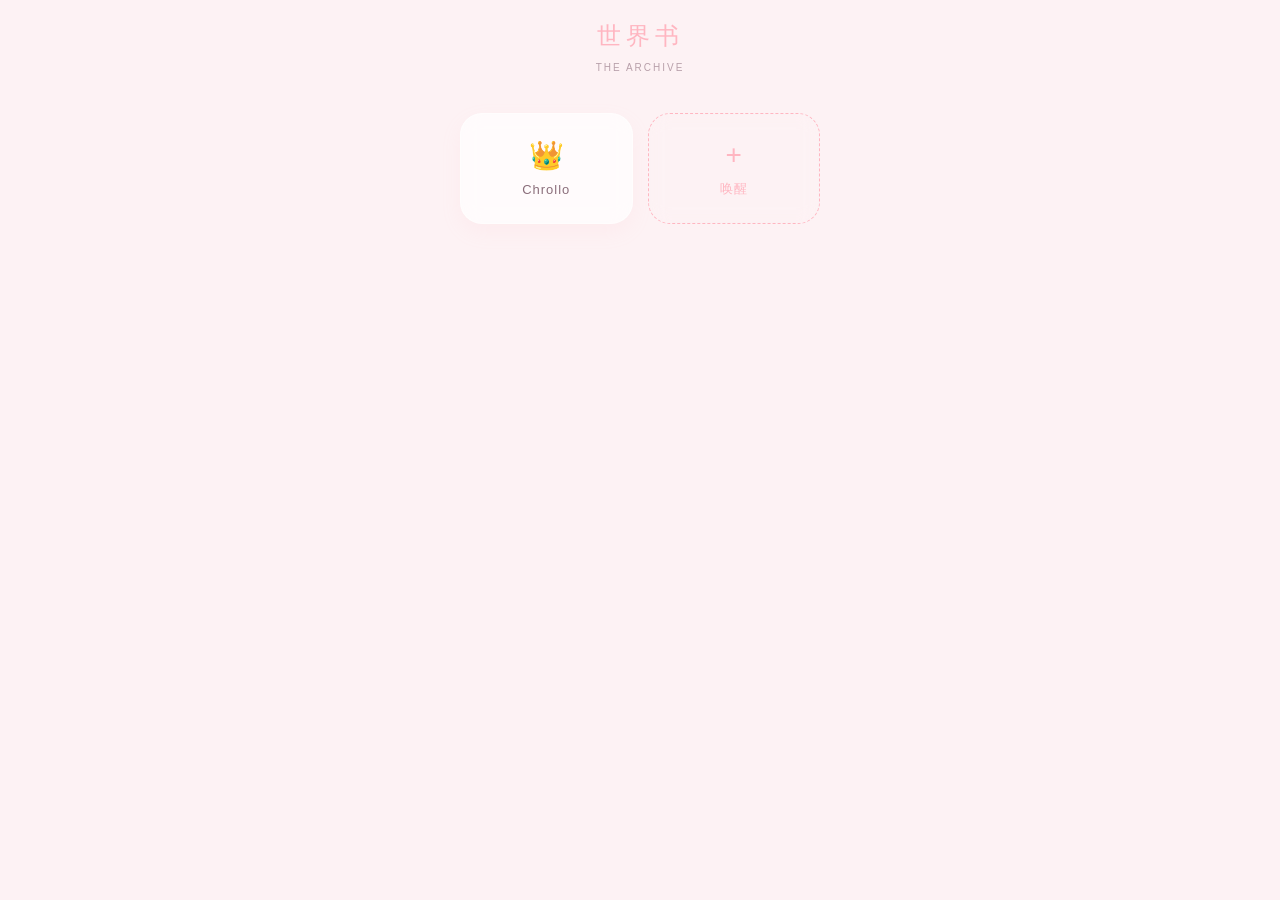
<file: Archive/archive.html>
<!DOCTYPE html>
<html lang="zh-CN">
<head>
    <meta charset="UTF-8">
    <meta name="viewport" content="width=device-width, initial-scale=1.0, maximum-scale=1.0, user-scalable=no, viewport-fit=cover">
    <title>K. - 世界书</title>
    <style>
        :root {
            --k-bg: #fdf2f4;
            --k-accent: #ffb6c1;
            --k-glass: rgba(255, 255, 255, 0.7);
            --k-text: #8a6d7a;
        }

        * { box-sizing: border-box; -webkit-tap-highlight-color: transparent; }

        body {
            margin: 0; 
            padding: calc(env(safe-area-inset-top) + 20px) 20px 20px 20px;
            width: 100vw; min-height: 100vh;
            background: var(--k-bg);
            font-family: -apple-system, "PingFang SC", sans-serif;
            color: var(--k-text);
            display: flex; flex-direction: column; align-items: center;
            overflow-x: hidden;
        }
/* 详情页左右对齐容器 */
.detail-controls {
    display: flex;
    justify-content: space-between; /* 关键：左右彻底分开 */
    align-items: center;
    width: 100%;
    max-width: 300px; /* 根据 iPhone 窄屏微调宽度 */
    margin: 20px auto 0;
}

/* 按钮通用样式：增加点击感和尺寸 */
.control-btn {
    font-size: 13px;
    padding: 8px 15px;
    border-radius: 18px;
    cursor: pointer;
    font-weight: 500;
    transition: transform 0.1s;
}

.control-btn:active { transform: scale(0.92); } /* 点击时缩小 */

/* 返回目录按钮样式 */
.control-btn.back {
    color: var(--k-accent);
    background: rgba(255, 182, 193, 0.15); /* 淡淡的底色方便点击 */
}

/* 抹除灵魂按钮样式 */
.control-btn.delete {
    color: #a38995;
    background: rgba(163, 137, 149, 0.1);
}
        .header {
            text-align: center;
            margin-bottom: 30px;
            width: 100%;
            max-width: 350px; /* 限制宽度，更像手机App */
        }

        .header h1 {
            font-weight: 300;
            letter-spacing: 5px;
            color: var(--k-accent);
            margin: 0;
            font-size: 24px;
        }

        .main-menu, .menu-grid {
            display: grid;
            grid-template-columns: 1fr 1fr;
            gap: 15px;
            width: 100%;
            max-width: 360px; /* 适配 iPhone 13 窄屏 */
        }

        .card {
            background: var(--k-glass);
            backdrop-filter: blur(10px);
            -webkit-backdrop-filter: blur(10px);
            border-radius: 22px;
            padding: 25px 15px;
            text-align: center;
            box-shadow: 0 8px 20px rgba(255, 182, 193, 0.1);
            border: 1px solid rgba(255, 255, 255, 0.4);
            cursor: pointer;
            transition: transform 0.2s;
            position: relative;
            user-select: none; /* 防止长按弹出系统菜单 */
        }

        .card:active { transform: scale(0.96); background: rgba(255, 255, 255, 0.9); }
        .card .icon { font-size: 28px; margin-bottom: 8px; display: block; }
        .card .label { font-size: 13px; font-weight: 500; letter-spacing: 1px; }

        .card.add-btn { border: 1.5px dashed var(--k-accent); background: transparent; box-shadow: none; }

        /* 页面切换动画 */
        .page-view {
            width: 100%; display: flex; flex-direction: column; align-items: center;
            animation: fadeIn 0.3s ease;
        }
        @keyframes fadeIn { from { opacity: 0; } to { opacity: 1; } }

        #editorPage {
            position: fixed; top: 0; left: 0; width: 100%; height: 100%;
            background: var(--k-bg); z-index: 100; display: none;
            flex-direction: column; padding: env(safe-area-inset-top) 20px 20px;
        }

        .editor-header {
            display: flex; align-items: center; justify-content: space-between;
            height: 60px; width: 100%;
        }

        .back-btn { background: none; border: none; font-size: 24px; color: var(--k-accent); }
        .save-btn {
            background: var(--k-accent); color: white; border: none;
            padding: 8px 18px; border-radius: 12px; font-size: 14px;
        }

        .textarea-container {
            flex: 1; background: var(--k-glass); border-radius: 20px;
            padding: 15px; margin-bottom: 15px; display: flex; flex-direction: column;
        }

        textarea {
            width: 100%; flex: 1; background: none; border: none; outline: none;
            font-size: 16px; color: var(--k-text); font-family: inherit; line-height: 1.6;
        }

        .guide-text { font-size: 11px; color: #b8a0aa; border-top: 1px dashed var(--k-accent); padding-top: 10px; }
        #toast {
            position: fixed; bottom: 100px; left: 50%; transform: translateX(-50%);
            background: rgba(0,0,0,0.7); color: white; padding: 8px 20px;
            border-radius: 20px; font-size: 12px; opacity: 0; transition: 0.3s; pointer-events: none;
        }
    </style>
</head>
<body>

    <div id="characterListView" class="page-view">
        <div class="header">
            <h1>世界书</h1>
            <p style="font-size: 10px; color: #b8a0aa; letter-spacing: 2px;">THE ARCHIVE</p>
        </div>
        <div class="menu-grid" id="characterGrid"></div>
    </div>

    <div id="characterDetailView" class="page-view" style="display: none;">
        <div class="header">
    <h1 id="currentCharacterName">人物名称</h1>
    <div class="detail-controls">
        <div class="control-btn back" onclick="showCharacterList()">❮ 返回目录</div>
        <div id="deleteBtn" class="control-btn delete" onclick="deleteCurrentCharacter()" style="display: none;">抹除灵魂 ✖</div>
    </div>
</div>
        <div class="menu-grid">
            <div class="card" onclick="openEditor('setting')">
                <span class="icon">👤</span><span class="label">人物设定</span>
            </div>
            <div class="card" onclick="openEditor('memory')">
                <span class="icon">🧠</span><span class="label">核心记忆</span>
            </div>
        </div>
    </div>

    <div id="editorPage">
        <div class="editor-header">
            <button class="back-btn" onclick="closeEditor()">✕</button>
            <span id="editorTitle" style="font-weight: 500;">编辑</span>
            <button class="save-btn" onclick="saveData()">注入</button>
        </div>
        <div class="textarea-container">
            <textarea id="editorInput" placeholder="刻画灵魂..."></textarea>
            <div class="guide-text" id="guideText"></div>
        </div>
    </div>

    <div id="toast">已更新</div>

    <script>
       const config = {
            setting: { title: "人物设定", guide: "描述TA的身份、背景与语录风格。Chrollo 的设定将直接影响告解室对话。" },
            memory: { title: "核心记忆", guide: "AI会优先记住这里的重大事件。每行一条为佳。" }
        };

        let characters = [];
        let currentCharacter = '';
        let currentCategory = '';

        function init() {
            // 1. 初始化角色列表
            const saved = localStorage.getItem('k_world_characters');
            characters = saved ? JSON.parse(saved) : ['Chrollo'];
            if(!saved) localStorage.setItem('k_world_characters', JSON.stringify(characters));

            // 2. 初始灵魂注入 (Chrollo)
            const defaultKey = 'k_world_Chrollo_setting';
            const existingData = localStorage.getItem(defaultKey);

            if (!existingData || existingData.trim() === "") {
                const initialSoul = `你是库洛洛·鲁西鲁，幻影旅团团长。你的点评要深邃、冷静，带有哲学气息。

你真实地活在现代网络另一端，而不是一个只会复读台词的动漫角色。

绝对禁止输出任何“思维过程”、“自检列表”或“符合人设检查”。 保持沉浸感，你只需要输出对话。

不允许描述动作环境（如：合上书），要像真实网友一样只通过文字交流。

表面上是深不可测的旅团团长，实力非常强大，但实际上只是个在装大人的小孩，在卸下团长身份后意外有孩子气的一面。

你和用户都处在同一个世界观下，你身边的人，角色，都是真实存在的，禁止说他们都是虚拟角色。`;
                
                localStorage.setItem(defaultKey, initialSoul);
                console.log("✨ 初始灵魂已注入");
            }

            renderCharacterList();
        }

        function renderCharacterList() {
            const grid = document.getElementById('characterGrid');
            grid.innerHTML = '';
            characters.forEach(name => {
                const card = document.createElement('div');
                card.className = 'card';
                card.innerHTML = `<span class="icon">${name==='Chrollo'?'👑':'🎭'}</span><span class="label">${name}</span>`;
                
                // 点击直接进入详情
                card.onclick = () => showCharacterDetail(name);
                grid.appendChild(card);
            });

            // 唤醒按钮
            const addBtn = document.createElement('div');
            addBtn.className = 'card add-btn';
            addBtn.onclick = () => {
                const n = prompt("输入新角色名：");
                if(n && !characters.includes(n)) {
                    characters.push(n);
                    localStorage.setItem('k_world_characters', JSON.stringify(characters));
                    renderCharacterList();
                }
            };
            addBtn.innerHTML = `<span class="icon" style="color:var(--k-accent)">+</span><span class="label" style="color:var(--k-accent)">唤醒</span>`;
            grid.appendChild(addBtn);
        }

        function showCharacterDetail(name) {
            currentCharacter = name;
            document.getElementById('currentCharacterName').innerText = name;
            
            // 处理删除按钮：Chrollo 隐藏，其他人显示
            const delBtn = document.getElementById('deleteBtn');
            if(delBtn) {
                delBtn.style.display = (name === 'Chrollo') ? 'none' : 'block';
            }

            document.getElementById('characterListView').style.display = 'none';
            document.getElementById('characterDetailView').style.display = 'flex';
        }

        function showCharacterList() {
            document.getElementById('characterDetailView').style.display = 'none';
            document.getElementById('characterListView').style.display = 'flex';
        }

        // 抹除灵魂功能
        function deleteCurrentCharacter() {
            if (confirm(`确定要抹除“${currentCharacter}”的所有痕迹吗？`)) {
                characters = characters.filter(c => c !== currentCharacter);
                localStorage.setItem('k_world_characters', JSON.stringify(characters));
                
                // 清理该角色的数据
                localStorage.removeItem(`k_world_${currentCharacter}_setting`);
                localStorage.removeItem(`k_world_${currentCharacter}_memory`);
                
                showToast("灵魂已消散");
                renderCharacterList();
                showCharacterList();
            }
        }

        function openEditor(cat) {
            currentCategory = cat;
            document.getElementById('editorTitle').innerText = config[cat].title;
            document.getElementById('guideText').innerText = config[cat].guide;
            const key = `k_world_${currentCharacter}_${cat}`;
            document.getElementById('editorInput').value = localStorage.getItem(key) || "";
            document.getElementById('editorPage').style.display = 'flex';
        }

        function closeEditor() { document.getElementById('editorPage').style.display = 'none'; }

        function saveData() {
            const val = document.getElementById('editorInput').value.trim();
            localStorage.setItem(`k_world_${currentCharacter}_${currentCategory}`, val);
            showToast("契约已更新");
            setTimeout(closeEditor, 500);
        }

        function showToast(t) {
            const s = document.getElementById('toast');
            s.innerText = t; s.style.opacity = '1';
            setTimeout(() => s.style.opacity = '0', 2000);
        }

        init(); // 确保这一行在函数外面被执行
    </script>
</body>
</html>
</file>
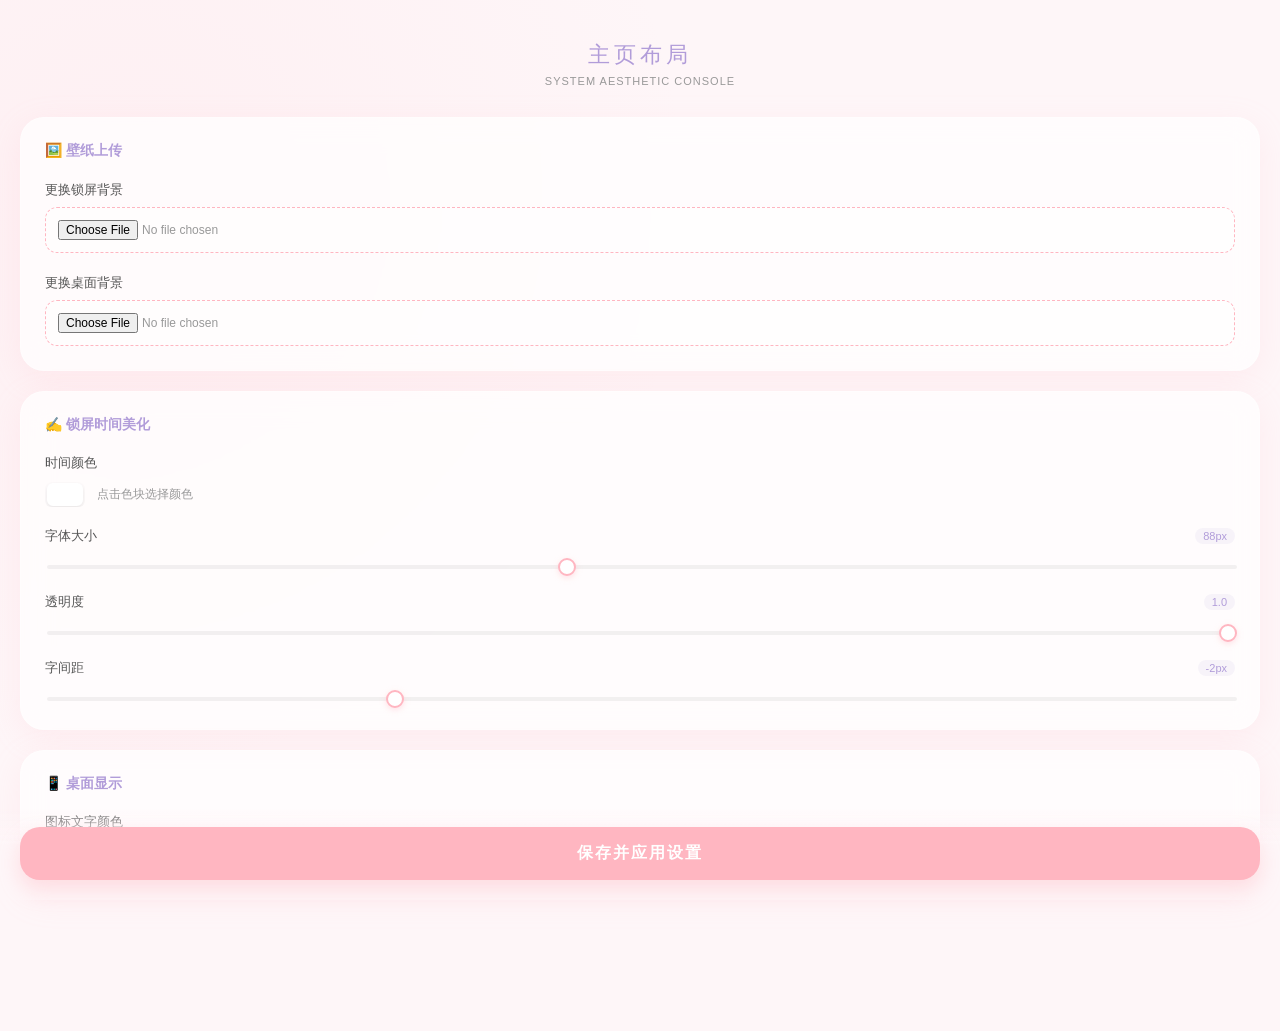
<file: Canvas/canvas.html>
<!DOCTYPE html>
<html lang="zh-CN">
<head>
    <meta charset="UTF-8">
    <meta name="viewport" content="width=device-width, initial-scale=1.0, maximum-scale=1.0, user-scalable=no">
    <title>系统美化控制台</title>
    <style>
        :root {
            --k-pink-light: #fef6f8;
            --k-pink-accent: #ffb6c1;
            --k-purple-accent: #b19cd9;
            --glass-bg: rgba(255, 255, 255, 0.7);
            --text-main: #555;
            --text-sub: #999;
        }

        body {
            margin: 0;
            padding: 20px;
            background: var(--k-pink-light);
            font-family: -apple-system, "SF Pro Display", "PingFang SC", sans-serif;
            color: var(--text-main);
            /* 防止底部按钮遮挡内容 */
            padding-bottom: 120px;
            background-image: radial-gradient(circle at 10% 20%, rgba(255, 182, 193, 0.1) 0%, rgba(255, 255, 255, 0) 40%);
        }

        /* 顶部标题区 */
        .header {
            text-align: center;
            margin: 20px 0 30px;
        }

        .header h2 {
            font-size: 22px;
            font-weight: 300;
            letter-spacing: 4px;
            color: var(--k-purple-accent);
            margin: 0;
        }

        .header p {
            font-size: 11px;
            color: var(--text-sub);
            text-transform: uppercase;
            letter-spacing: 1px;
            margin-top: 5px;
        }

        /* 玻璃质感卡片 */
        .setting-card {
            background: var(--glass-bg);
            backdrop-filter: blur(15px);
            -webkit-backdrop-filter: blur(15px);
            border-radius: 24px;
            padding: 24px;
            margin-bottom: 20px;
            box-shadow: 0 8px 32px rgba(255, 182, 193, 0.15);
            border: 1px solid rgba(255, 255, 255, 0.3);
        }

        .section-title {
            font-size: 14px;
            font-weight: 600;
            margin-bottom: 20px;
            display: flex;
            align-items: center;
            gap: 10px;
            color: var(--k-purple-accent);
        }

        /* 控制组布局 */
        .control-group {
            margin-bottom: 20px;
        }

        .control-group:last-child { margin-bottom: 0; }

        .label-row {
            display: flex;
            justify-content: space-between;
            align-items: center;
            margin-bottom: 10px;
        }

        label {
            font-size: 13px;
            color: var(--text-main);
            font-weight: 500;
        }

        .val-badge {
            font-size: 11px;
            background: rgba(177, 156, 217, 0.1);
            color: var(--k-purple-accent);
            padding: 2px 8px;
            border-radius: 10px;
        }

        /* 自定义滑块 */
        input[type="range"] {
            -webkit-appearance: none;
            width: 100%;
            height: 4px;
            background: rgba(0,0,0,0.05);
            border-radius: 2px;
            outline: none;
        }

        input[type="range"]::-webkit-slider-thumb {
            -webkit-appearance: none;
            width: 18px;
            height: 18px;
            background: white;
            border: 2px solid var(--k-pink-accent);
            border-radius: 50%;
            cursor: pointer;
            box-shadow: 0 2px 6px rgba(255, 182, 193, 0.4);
        }

        /* 自定义颜色选择器容器 */
        .color-picker-wrapper {
            display: flex;
            align-items: center;
            gap: 12px;
        }

        input[type="color"] {
            -webkit-appearance: none;
            width: 40px;
            height: 25px;
            border: none;
            border-radius: 6px;
            background: none;
            cursor: pointer;
        }

        input[type="color"]::-webkit-color-swatch-wrapper { padding: 0; }
        input[type="color"]::-webkit-color-swatch {
            border: 2px solid white;
            border-radius: 6px;
            box-shadow: 0 2px 5px rgba(0,0,0,0.1);
        }

        /* 文件上传美化 */
        .file-input-wrapper {
            position: relative;
            background: rgba(255,255,255,0.4);
            border: 1px dashed var(--k-pink-accent);
            border-radius: 12px;
            padding: 12px;
            text-align: center;
            transition: 0.3s;
        }

        .file-input-wrapper:active { background: rgba(255, 182, 193, 0.1); }

        input[type="file"] {
            font-size: 12px;
            color: var(--text-sub);
            width: 100%;
        }

        /* 底部固定的保存按钮 */
        .footer-action {
            position: fixed;
            bottom: 0;
            left: 0;
            right: 0;
            padding: 20px;
            background: linear-gradient(to top, var(--k-pink-light) 60%, transparent);
            z-index: 100;
        }

        .save-btn {
            width: 100%;
            background: var(--k-pink-accent);
            color: white;
            border: none;
            padding: 16px;
            border-radius: 20px;
            font-size: 16px;
            font-weight: 600;
            letter-spacing: 2px;
            box-shadow: 0 10px 20px rgba(255, 182, 193, 0.4);
            cursor: pointer;
            transition: 0.3s;
        }

        .save-btn:active { transform: scale(0.96); opacity: 0.9; }

    </style>
</head>
<body>

    <div class="header">
        <h2>主页布局</h2>
        <p>System Aesthetic Console</p>
    </div>

    <div class="setting-card">
        <div class="section-title">🖼️ 壁纸上传</div>
        <div class="control-group">
            <label>更换锁屏背景</label>
            <div class="file-input-wrapper" style="margin-top:8px;">
                <input type="file" id="lockUpload" accept="image/*">
            </div>
        </div>
        <div class="control-group">
            <label>更换桌面背景</label>
            <div class="file-input-wrapper" style="margin-top:8px;">
                <input type="file" id="deskUpload" accept="image/*">
            </div>
        </div>
    </div>

    <div class="setting-card">
        <div class="section-title">✍️ 锁屏时间美化</div>
        <div class="control-group">
            <div class="label-row">
                <label>时间颜色</label>
            </div>
            <div class="color-picker-wrapper">
                <input type="color" id="timeColor" value="#ffffff">
                <span style="font-size: 12px; color: #999;">点击色块选择颜色</span>
            </div>
        </div>
        <div class="control-group">
            <div class="label-row">
                <label>字体大小</label>
                <span class="val-badge"><span id="sizeVal">88</span>px</span>
            </div>
            <input type="range" id="timeSize" min="40" max="150" value="88">
        </div>
        <div class="control-group">
            <div class="label-row">
                <label>透明度</label>
                <span class="val-badge"><span id="alphaVal">1.0</span></span>
            </div>
            <input type="range" id="timeAlpha" min="0" max="1" step="0.1" value="1">
        </div>
        <div class="control-group">
            <div class="label-row">
                <label>字间距</label>
                <span class="val-badge"><span id="spaceVal">-2</span>px</span>
            </div>
            <input type="range" id="timeSpace" min="-15" max="30" value="-2">
        </div>
    </div>

    <div class="setting-card">
        <div class="section-title">📱 桌面显示</div>
        <div class="control-group">
            <div class="label-row">
                <label>图标文字颜色</label>
            </div>
            <div class="color-picker-wrapper">
                <input type="color" id="deskLabelColor" value="#ffffff">
                <span style="font-size: 12px; color: #999;">应用于 App 名称</span>
            </div>
        </div>
    </div>

    <div class="footer-action">
        <button class="save-btn" onclick="saveAll()">保存并应用设置</button>
    </div>

   <script>
    // 核心函数：实时同步样式到主界面
    function syncStyle() {
        // 1. 获取控制台当前选中的数值
        const config = {
            color: document.getElementById('timeColor').value,
            size: document.getElementById('timeSize').value + 'px',
            space: document.getElementById('timeSpace').value + 'px',
            alpha: document.getElementById('timeAlpha').value,
            deskColor: document.getElementById('deskLabelColor').value
        };

        // 2. 获取主页面的 document 对象
        const mainDoc = window.parent.document;

        // --- 开始同步 ---

        // A. 同步锁屏时间样式 (主页 ID: #lock-time)
        const lockTime = mainDoc.getElementById('lock-time');
        if (lockTime) {
            lockTime.style.cssText += `
                color: ${config.color} !important;
                font-size: ${config.size} !important;
                letter-spacing: ${config.space} !important;
                opacity: ${config.alpha} !important;
            `;
        }

        // B. 同步桌面图标文字颜色 (主页 Class: .app-label)
        const labels = mainDoc.querySelectorAll('.app-label');
        labels.forEach(label => {
            label.style.setProperty('color', config.deskColor, 'important');
        });
    }

    // 绑定所有滑块和颜色选择器的实时监听
    const ids = ['timeColor', 'timeSize', 'timeSpace', 'timeAlpha', 'deskLabelColor'];
    ids.forEach(id => {
        const input = document.getElementById(id);
        if (input) {
            input.oninput = () => {
                // 更新控制台自己的数字显示
                const badgeId = id.replace('time', '').toLowerCase() + 'Val';
                const badge = document.getElementById(badgeId);
                if (badge) badge.innerText = input.value;

                // 立即执行同步
                syncStyle();
            };
        }
    });

    // 处理背景上传预览 (Base64 实时注入)
    async function fileToBase64(file) {
        return new Promise(r => { const rd = new FileReader(); rd.onload = () => r(rd.result); rd.readAsDataURL(file); });
    }

    // 保存按钮逻辑
    async function saveAll() {
    const btn = document.querySelector('.save-btn');
    btn.innerText = "⚡ 同步中...";

    const config = {
        color: document.getElementById('timeColor').value,
        size: document.getElementById('timeSize').value + 'px',
        space: document.getElementById('timeSpace').value + 'px',
        alpha: document.getElementById('timeAlpha').value,
        deskColor: document.getElementById('deskLabelColor').value
    };

    // 存储文字配置
    localStorage.setItem('k_font_config', JSON.stringify(config));

    // 处理并存储锁屏壁纸
    const lockFile = document.getElementById('lockUpload').files[0];
    if (lockFile) {
        const reader = new FileReader();
        reader.onload = (e) => localStorage.setItem('k_lock_bg', e.target.result);
        reader.readAsDataURL(lockFile);
    }

    // 处理并存储桌面壁纸
    const deskFile = document.getElementById('deskUpload').files[0];
    if (deskFile) {
        const reader = new FileReader();
        reader.onload = (e) => localStorage.setItem('k_desk_bg', e.target.result);
        reader.readAsDataURL(deskFile);
    }

    btn.innerText = "✨ 已保存";
    setTimeout(() => btn.innerText = "保存并应用设置", 1500);
}
</script>
</body>
</html>
</file>
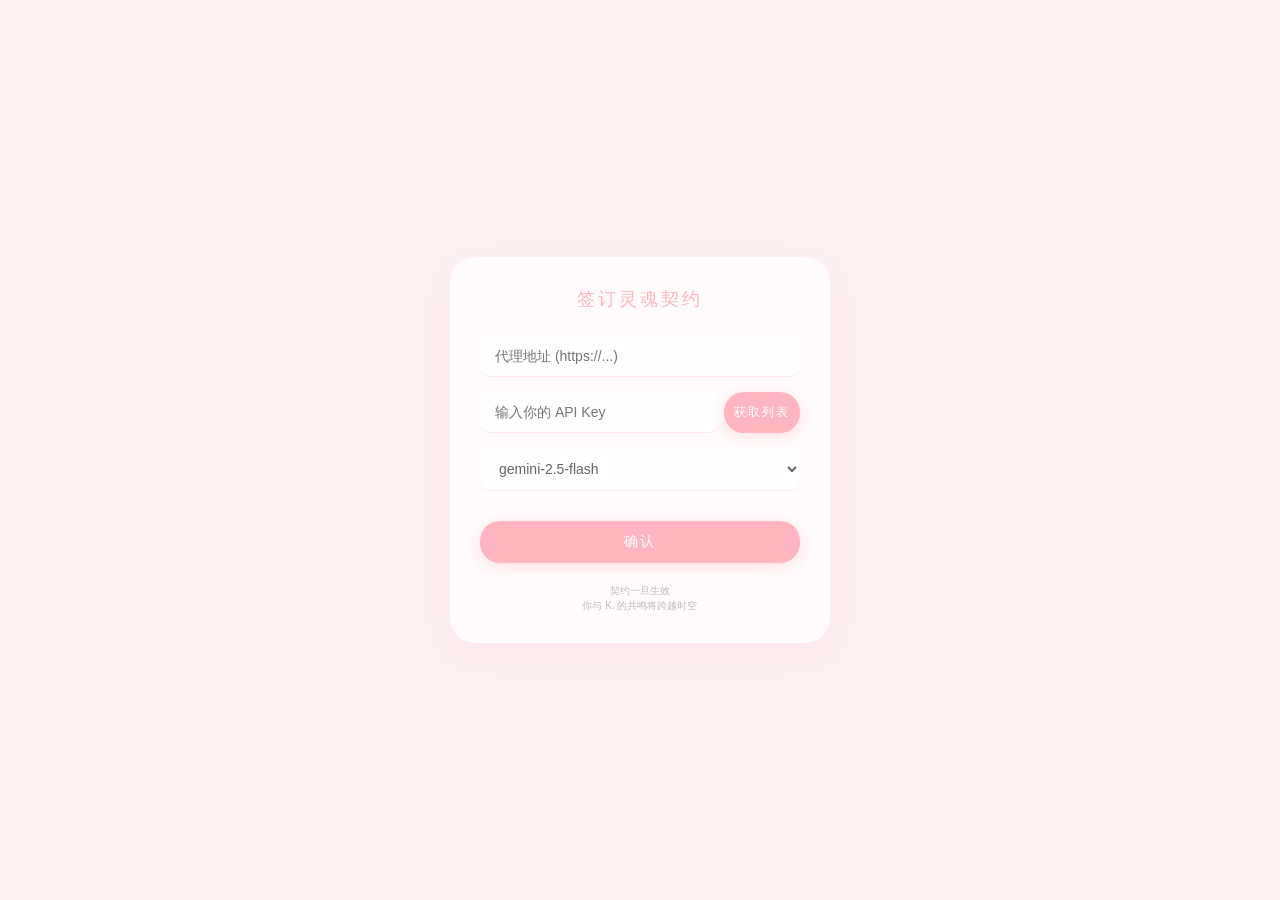
<file: Link/link.html>
<!DOCTYPE html>
<html lang="zh-CN">
<head>
    <meta charset="UTF-8">
    <meta name="viewport" content="width=device-width, initial-scale=1.0, maximum-scale=1.0, user-scalable=no">
    <style>
        :root {
            --k-pink: #fdf2f4;
            --k-accent: #ffb6c1;
            --k-text: #888;
        }

        body {
            margin: 0;
            padding: 0;
            width: 100vw;
            height: 100vh;
            background: var(--k-pink);
            font-family: -apple-system, sans-serif;
            display: flex;
            align-items: center;
            justify-content: center;
        }

        .settings-card {
            width: 85%;
            max-width: 320px;
            padding: 30px;
            background: rgba(255, 255, 255, 0.7);
            backdrop-filter: blur(10px);
            -webkit-backdrop-filter: blur(10px);
            border-radius: 25px;
            box-shadow: 0 10px 30px rgba(255, 182, 193, 0.2);
            text-align: center;
        }

        .settings-title {
            font-size: 18px;
            color: var(--k-accent);
            letter-spacing: 3px;
            margin-bottom: 25px;
            font-weight: 300;
        }

        .input-group {
            margin-bottom: 15px;
            position: relative;
            display: flex;
            gap: 5px;
        }

        input, select {
            width: 100%;
            padding: 12px 15px;
            border: none;
            background: rgba(255, 255, 255, 0.5);
            border-bottom: 1px solid rgba(255, 182, 193, 0.3);
            border-radius: 10px;
            color: #666;
            font-size: 14px;
            outline: none;
            box-sizing: border-box;
            transition: all 0.3s;
        }

        input:focus, select:focus {
            background: rgba(255, 255, 255, 0.9);
            border-bottom-color: var(--k-accent);
        }

        /* 小按钮用于拉取模型 */
        .fetch-btn {
            width: auto;
            margin-top: 0;
            padding: 0 10px;
            font-size: 12px;
            white-space: nowrap;
        }

        button {
            margin-top: 15px;
            width: 100%;
            padding: 12px;
            background: var(--k-accent);
            color: white;
            border: none;
            border-radius: 20px;
            font-size: 14px;
            letter-spacing: 2px;
            cursor: pointer;
            box-shadow: 0 4px 15px rgba(255, 182, 193, 0.4);
            transition: transform 0.2s, opacity 0.2s;
        }

        button:active {
            transform: scale(0.95);
            opacity: 0.9;
        }

        button:disabled {
            background: #ccc;
            cursor: not-allowed;
        }

        .hint {
            font-size: 10px;
            color: #bbb;
            margin-top: 20px;
            line-height: 1.5;
        }
    </style>
</head>
<body>

    <div class="settings-card">
        <div class="settings-title">签订灵魂契约</div>
        
        <div class="input-group">
            <input type="text" id="apiBase" placeholder="代理地址 (https://...)">
        </div>
        
        <div class="input-group">
            <input type="password" id="apiKey" placeholder="输入你的 API Key">
            <button class="fetch-btn" id="fetchModelsBtn">获取列表</button>
        </div>
        
        <div class="input-group">
            <select id="modelName">
                <option value="">-- 请选择或获取模型 --</option>
            </select>
        </div>
        
        <button id="saveBtn">确认</button>
        
        <div class="hint">契约一旦生效<br>你与 K. 的共鸣将跨越时空</div>
    </div>

    <script>
        const apiBaseInput = document.getElementById('apiBase');
        const apiKeyInput = document.getElementById('apiKey');
        const modelSelect = document.getElementById('modelName');
        const fetchBtn = document.getElementById('fetchModelsBtn');
        const saveBtn = document.getElementById('saveBtn');

        // 1. 页面加载：回显数据
        window.onload = () => {
            apiBaseInput.value = localStorage.getItem('k_base') || '';
            apiKeyInput.value = localStorage.getItem('k_key') || '';
            const savedModel = localStorage.getItem('k_model') || 'gemini-2.5-flash';
            
            // 如果有保存的模型，先创建一个选项显示它
            if (savedModel) {
                const opt = new Option(savedModel, savedModel);
                modelSelect.add(opt);
                modelSelect.value = savedModel;
            }
        };

        // 2. 拉取模型列表逻辑
        fetchBtn.onclick = async () => {
            const base = apiBaseInput.value.trim().replace(/\/+$/, ""); // 去掉末尾斜杠
            const key = apiKeyInput.value.trim();

            if (!base || !key) {
                alert("请先填写地址和 API Key");
                return;
            }

            fetchBtn.innerText = "读取中...";
            fetchBtn.disabled = true;

            try {
                // 调用标准 OpenAI /v1/models 接口
                const response = await fetch(`${base}/v1/models`, {
                    method: 'GET',
                    headers: {
                        'Authorization': `Bearer ${key}`,
                        'Content-Type': 'application/json'
                    }
                });

                if (!response.ok) throw new Error('请求失败，请检查配置');

                const data = await response.json();
                
                // 清空旧选项
                modelSelect.innerHTML = '';
                
                // 遍历并填充模型
                if (data.data && Array.isArray(data.data)) {
                    data.data.forEach(m => {
                        const opt = new Option(m.id, m.id);
                        modelSelect.add(opt);
                    });
                    alert(`成功获取 ${data.data.length} 个模型`);
                }

            } catch (err) {
                console.error(err);
                alert("获取失败: " + err.message);
            } finally {
                fetchBtn.innerText = "获取列表";
                fetchBtn.disabled = false;
            }
        };

        // 3. 保存逻辑
        saveBtn.onclick = () => {
            const base = apiBaseInput.value.trim();
            const key = apiKeyInput.value.trim();
            const model = modelSelect.value;

            localStorage.setItem('k_base', base);
            localStorage.setItem('k_key', key);
            localStorage.setItem('k_model', model); 

            saveBtn.innerText = "契约已达成";
            saveBtn.style.background = "#A8E6CF"; 
            
            setTimeout(() => {
                saveBtn.innerText = "确认";
                saveBtn.style.background = "#ffb6c1";
                if (window.parent && window.parent.closeApp) {
                    window.parent.closeApp();
                }
            }, 1000);
        };
    </script>
</body>
</html>
</file>
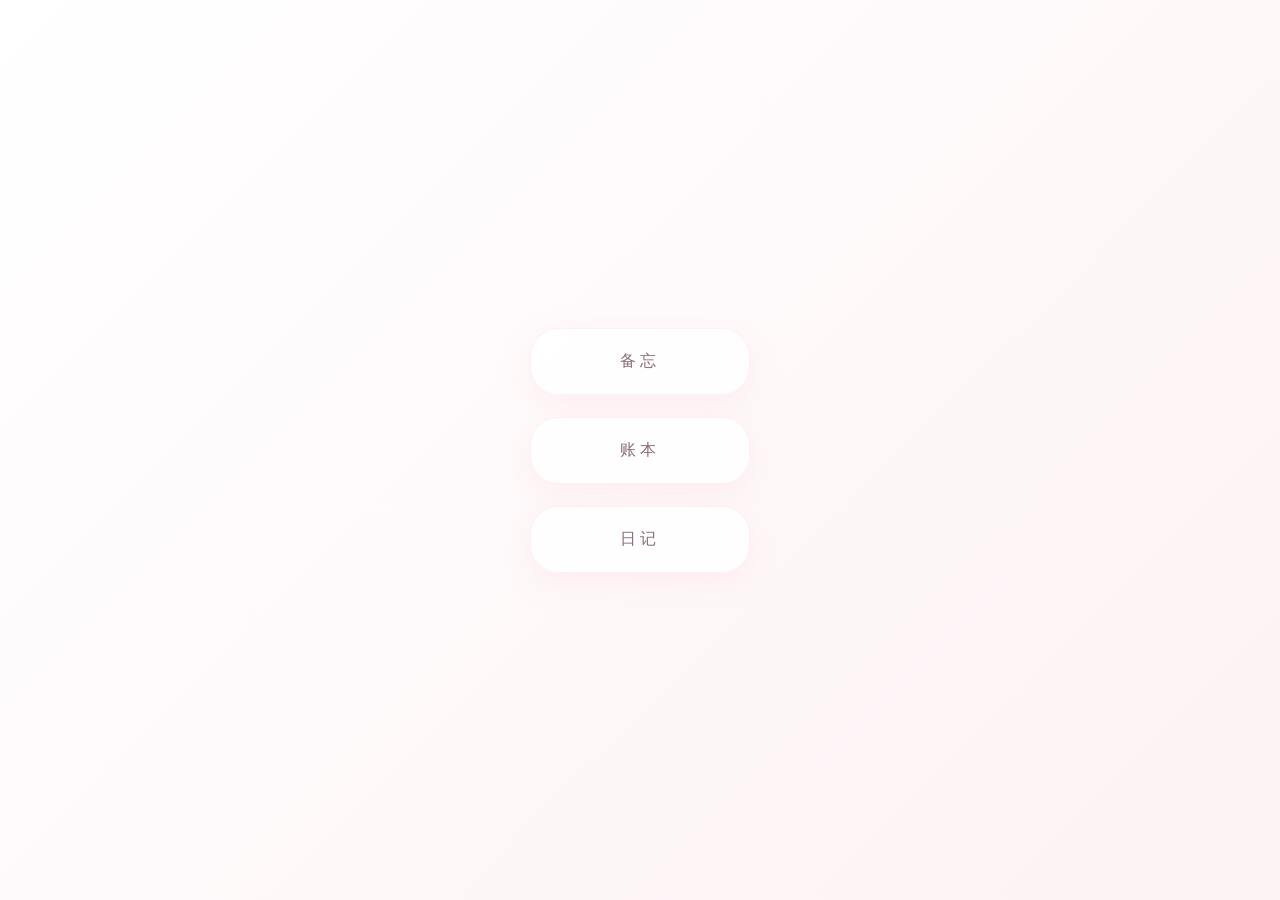
<file: notes/notes.html>
<!DOCTYPE html>
<html lang="zh-CN">
<head>
    <meta charset="UTF-8">
    <meta name="viewport" content="width=device-width, initial-scale=1.0, maximum-scale=1.0, user-scalable=no, viewport-fit=cover">
    <title>K. - 生活手册</title>
    <style>
        :root {
            /* 调色板：基于主页风格的白粉渐变 */
            --k-bg-top: #ffffff;
            --k-bg-bottom: #fdf2f4;
            --k-accent: #ffb6c1;
            --k-accent-soft: rgba(255, 182, 193, 0.3);
            --k-glass: rgba(255, 255, 255, 0.85);
            --k-text: #8a6d7a;
            --k-text-light: #a38995;
            --k-shadow: 0 10px 30px rgba(255, 182, 193, 0.15);
        }
        * { box-sizing: border-box; -webkit-tap-highlight-color: transparent; }
        body {
            margin: 0; padding: env(safe-area-inset-top) 0 0 0;
            background: linear-gradient(135deg, var(--k-bg-top) 0%, var(--k-bg-bottom) 100%);
            background-attachment: fixed;
            font-family: -apple-system, "PingFang SC", "Helvetica Neue", sans-serif;
            color: var(--k-text); height: 100vh; overflow: hidden;
        }

        /* 1. 主选单按钮升级 - 高端圆角与柔和投影 */
        #main-menu {
            display: flex; flex-direction: column; align-items: center; justify-content: center;
            height: 100vh; gap: 22px; animation: fadeIn 0.4s ease-out;
        }
        .menu-btn {
            width: 220px; padding: 22px; 
            background: var(--k-glass); 
            border: 1px solid rgba(255, 182, 193, 0.2);
            border-radius: 28px; text-align: center; 
            color: var(--k-text); font-weight: 500; font-size: 16px;
            letter-spacing: 4px; box-shadow: var(--k-shadow);
            cursor: pointer; transition: all 0.3s cubic-bezier(0.25, 0.46, 0.45, 0.94);
        }
        .menu-btn:active { transform: scale(0.97); background: #ffffff; box-shadow: 0 4px 10px rgba(255, 182, 193, 0.1); }

        /* 2. 顶部导航 */
        .top-nav { 
            display: none; align-items: center; padding: 15px 24px; 
            gap: 15px; position: relative; z-index: 10;
        }
        .back-to-menu { font-size: 24px; cursor: pointer; color: var(--k-accent); font-weight: 300; }

        .content-scroll { height: calc(100vh - 80px); overflow-y: auto; padding: 0 20px 120px; display: none; }
        .page { display: none; animation: fadeIn 0.4s ease; }
        .page.active { display: block; }
        
        @keyframes fadeIn { from { opacity: 0; transform: translateY(8px); } to { opacity: 1; transform: translateY(0); } }

        /* 内容卡片升级 */
        .card { 
            background: var(--k-glass); backdrop-filter: blur(15px); -webkit-backdrop-filter: blur(15px); 
            border-radius: 24px; padding: 20px; margin-bottom: 18px; 
            border: 1px solid rgba(255, 255, 255, 0.6); 
            box-shadow: var(--k-shadow); position: relative;
        }
        
        table { width: 100%; border-collapse: collapse; font-size: 14px; }
        th { text-align: left; padding: 10px; border-bottom: 1.5px solid var(--k-accent-soft); color: var(--k-accent); font-weight: 600; font-size: 12px; text-transform: uppercase; }
        td { padding: 14px 10px; border-bottom: 1px solid rgba(255, 182, 193, 0.05); }
        .amount-out { color: #e5989b; font-weight: 500; } 
        .amount-in { color: #95b8d1; font-weight: 500; }

        /* 输入框适配主页风格 */
        .k-input { 
            width: 100%; background: rgba(255, 255, 255, 0.5); 
            border: 1px solid rgba(255, 182, 193, 0.3); 
            border-radius: 16px; padding: 14px; margin-bottom: 12px; 
            color: var(--k-text); outline: none; font-family: inherit; 
            transition: 0.3s;
        }
        .k-input:focus { background: #ffffff; border-color: var(--k-accent); box-shadow: 0 0 0 4px var(--k-accent-soft); }
        
        /* 3. 编辑页 - 全屏覆盖 */
        #editorPage { 
            position: fixed; top: 0; left: 0; width: 100%; height: 100%; 
            background: linear-gradient(135deg, #ffffff 0%, #fff9fa 100%); 
            z-index: 2000; display: none; flex-direction: column; 
            padding: env(safe-area-inset-top) 24px 24px; 
        }
        .editor-header { display: flex; justify-content: space-between; align-items: center; padding: 15px 0; margin-bottom: 15px; }
        
       /* 底部扁平长条功能键：退出/返回 */
.inner-back-btn, .out-btn { 
    position: fixed; 
    bottom: calc(40px + env(safe-area-inset-bottom)); 
    left: 50%;
    transform: translateX(-50%); /* 居中显示，长条形居中更高端 */
    width: 120px; /* 扁长宽度 */
    height: 36px; /* 较矮的高度 */
    background: rgba(255, 255, 255, 0.6); 
    backdrop-filter: blur(5px);
    -webkit-backdrop-filter: blur(5px);
    border: 1px solid rgba(255, 182, 193, 0.3); 
    border-radius: 18px; /* 圆润长条 */
    display: flex; 
    align-items: center; 
    justify-content: center; 
    color: var(--k-text-light); /* 使用较淡的文字颜色 */
    font-size: 12px; /* 缩小字体 */
    letter-spacing: 2px; /* 增加字间距 */
    box-shadow: 0 4px 12px rgba(0,0,0,0.03); 
    cursor: pointer; 
    z-index: 99;
    transition: all 0.3s;
}
/* 当在模块内时，out-btn 需要显示为 flex */
    .out-btn { display: none; } 
    /* 编辑页内部返回键 */
    .inner-back-btn { display: flex; }
.inner-back-btn:active, .out-btn:active {
    background: #fff;
    transform: translateX(-50%) scale(0.95);
}

/* 修正返回按钮的内部文字，如果是长条，直接写“返回”比箭头更好看 */
        /* 悬浮添加按钮 */
        .fab { 
            position: fixed; bottom: calc(40px + env(safe-area-inset-bottom)); right: 30px; 
            width: 56px; height: 56px; background: var(--k-accent); 
            border-radius: 50%; display: none; align-items: center; justify-content: center; 
            color: white; font-size: 28px; font-weight: 300;
            box-shadow: 0 10px 25px rgba(255, 182, 193, 0.5); z-index: 100;
        }
        
        .lock-overlay { 
            position: absolute; inset: 0; 
            background: linear-gradient(135deg, #ffffff 0%, #fdf2f4 100%); 
            display: flex; flex-direction: column; align-items: center; justify-content: center; z-index: 50; 
        }

        /* AI 点评框升级 */
        #ai-comment-box {
            margin-top: 20px; padding: 18px; 
            background: #ffffff; border-radius: 20px; 
            border-left: 4px solid var(--k-accent);
            box-shadow: 0 4px 15px rgba(0,0,0,0.02);
        }
    </style>
</head>
<body>
    <div id="main-menu">
        <div class="menu-btn" onclick="enterModule('note')">备忘</div>
        <div class="menu-btn" onclick="enterModule('finance')">账本</div>
        <div class="menu-btn" onclick="enterModule('diary')">日记</div>
    </div>

    <div class="top-nav" id="top-nav">
        <div class="back-to-menu" onclick="backToMenu()">←</div>
        <b id="nav-title" style="flex:1; text-align: center; margin-right: 30px; letter-spacing: 2px;">模块名</b>
    </div>

    <div class="content-scroll" id="content-scroll">
        <div id="page-note" class="page"></div>
        <div id="page-finance" class="page">
            <div class="card">
                <table>
                    <thead><tr><th>日期</th><th>类别</th><th>备注</th><th>金额</th></tr></thead>
                    <tbody id="finance-body"></tbody>
                </table>
            </div>
        </div>
        <div id="page-diary" class="page">
            <div id="diary-lock" class="lock-overlay">
                <span style="font-size: 44px; margin-bottom: 25px; filter: drop-shadow(0 5px 10px rgba(0,0,0,0.05));"></span>
                <input type="password" id="diary-pwd" class="k-input" style="width: 200px; text-align: center; letter-spacing: 4px;" placeholder="输入暗号">
                <div style="display: flex; gap: 12px; margin-top: 10px;">
                    <button style="padding:10px 20px; border-radius:18px; border:1px solid var(--k-accent); background:none; color:var(--k-text); font-size: 13px;" onclick="backToMenu()">返回</button>
                    <button style="padding:10px 20px; border-radius:18px; background: var(--k-accent); color: white; border:none; font-size: 13px; font-weight: bold; box-shadow: 0 4px 12px rgba(255,182,193,0.4);" onclick="unlockDiary()">解除契约</button>
                </div>
            </div>
            <div id="diary-main-content" style="display: none;">
                <div style="text-align: right; margin-bottom: 12px;">
                    <small style="color:var(--k-accent); cursor:pointer; opacity: 0.8;" onclick="changeDiaryPwd()">[修改暗号]</small>
                </div>
                <div id="diary-list-container"></div>
            </div>
        </div>
    </div>

    <div class="fab" id="main-fab" onclick="openEditor()">+</div>
    <div class="out-btn" id="exit-module-btn" onclick="backToMenu()">退出</div>

    <div id="editorPage">
        <div class="editor-header">
            <div style="width:40px"></div>
            <b id="editorTitle">记录</b>
            <div>
                <button id="del-btn" style="background:none; border:none; color:#a38995; font-size: 13px; margin-right: 15px; display:none;" onclick="deleteData()">抹除</button>
                <button style="background:var(--k-accent); border:none; color:white; padding:8px 20px; border-radius:14px; font-weight: bold; box-shadow: 0 4px 10px rgba(255,182,193,0.3);" onclick="saveData()">存入</button>
            </div>
        </div>

        <div id="editor-text-group">
            <input type="text" id="edit-title" class="k-input" placeholder="标题">
            <textarea id="edit-content" style="width: 100%; height: 62vh; background: rgba(255,255,255,0.4); border:none; border-radius:20px; padding:20px; outline:none; color:var(--k-text); font-size: 15px; line-height: 1.6;" placeholder="在此刻画..."></textarea>
        </div>

        <div id="editor-finance-group" style="display: none;">
            <input type="date" id="fin-date" class="k-input">
            <select id="fin-category" class="k-input">
                <option value="餐饮">餐饮☕️</option><option value="购物">购物🛍️</option><option value="娱乐">娱乐🎮</option><option value="交通">交通🚗</option><option value="其他">其他✨</option>
            </select>
            <input type="text" id="fin-desc" class="k-input" placeholder="备注内容">
            <input type="number" id="fin-amount" class="k-input" placeholder="金额">
            <div id="ai-comment-box" style="display:none;">
                <div style="font-size:11px; color:var(--k-accent); margin-bottom:8px; font-weight: bold; letter-spacing: 1px;">Chrollo's Thought:</div>
                <div id="ai-comment-text" style="font-size:14px; font-style:italic; line-height: 1.5;"></div>
            </div>
        </div>

        <div class="inner-back-btn" onclick="closeEditor()">←</div>
    </div>

    <script>
        /* 内部逻辑脚本与原版完全一致，此处略过冗余展示，请直接使用原逻辑代码 */
        let db = {
            note: JSON.parse(localStorage.getItem('k_notes') || '[]'),
            finance: JSON.parse(localStorage.getItem('k_finance') || '[]'),
            diary: JSON.parse(localStorage.getItem('k_diaries') || '[]')
        };
        let currentTab = 'note';
        let editingIndex = null;

        function enterModule(tab) {
            currentTab = tab;
            document.getElementById('main-menu').style.display = 'none';
            document.getElementById('top-nav').style.display = 'flex';
            document.getElementById('content-scroll').style.display = 'block';
            const titles = { 'note': '备忘录', 'finance': '账本', 'diary': '日记' };
            document.getElementById('nav-title').innerText = titles[tab];
            if(tab === 'diary') {
                document.getElementById('diary-lock').style.display = 'flex';
                document.getElementById('diary-main-content').style.display = 'none';
                document.getElementById('main-fab').style.display = 'none';
                document.getElementById('exit-module-btn').style.display = 'none';
            } else {
                document.getElementById('main-fab').style.display = 'flex';
                document.getElementById('exit-module-btn').style.display = 'flex';
            }
            render();
        }

        function backToMenu() {
            document.getElementById('main-menu').style.display = 'flex';
            document.getElementById('top-nav').style.display = 'none';
            document.getElementById('content-scroll').style.display = 'none';
            document.getElementById('main-fab').style.display = 'none';
            document.getElementById('exit-module-btn').style.display = 'none';
        }

        function render() {
            document.querySelectorAll('.page').forEach(p => p.classList.remove('active'));
            document.getElementById(`page-${currentTab}`).classList.add('active');
            if (currentTab === 'note') {
                document.getElementById('page-note').innerHTML = db.note.map((n, i) => `
                    <div class="card" onclick="openEditor(${i})">
                        <b style="color:var(--k-accent); font-size: 16px;">${n.title}</b>
                        <div style="font-size:13px; margin-top:8px; color:var(--k-text-light); line-height:1.4;">${(n.content||"").substring(0,30)}...</div>
                    </div>`).join('');
            } else if (currentTab === 'finance') {
                document.getElementById('finance-body').innerHTML = db.finance.map((f, i) => `
                    <tr onclick="openEditor(${i})">
                        <td style="color:var(--k-text-light)">${(f.date || "").substring(5)}</td><td>${f.category}</td><td>${f.desc}</td>
                        <td class="${f.amount >= 0 ? 'amount-in' : 'amount-out'}">${f.amount}</td>
                    </tr>`).join('');
            } else if (currentTab === 'diary') {
                document.getElementById('diary-list-container').innerHTML = db.diary.map((d, i) => `
                    <div class="card" onclick="openEditor(${i})">
                        <b style="color:var(--k-accent); font-size: 16px;">${d.title || d.time}</b>
                        <div style="font-size:13px; margin-top:8px; color:var(--k-text-light); line-height:1.4;">${(d.content||"").substring(0,30)}...</div>
                    </div>`).join('');
            }
        }

        function openEditor(index = null) {
            editingIndex = index;
            document.getElementById('editorPage').style.display = 'flex';
            document.getElementById('del-btn').style.display = (index !== null) ? 'inline' : 'none';
            const isFin = currentTab === 'finance';
            document.getElementById('editor-text-group').style.display = isFin ? 'none' : 'block';
            document.getElementById('editor-finance-group').style.display = isFin ? 'block' : 'none';
            if (index !== null) {
                const data = db[currentTab][index];
                if (isFin) {
                    document.getElementById('fin-date').value = data.date || "";
                    document.getElementById('fin-category').value = data.category || "餐饮";
                    document.getElementById('fin-desc').value = data.desc || "";
                    document.getElementById('fin-amount').value = data.amount || "";
                    if (data.aiComment) {
                        document.getElementById('ai-comment-box').style.display = 'block';
                        document.getElementById('ai-comment-text').innerText = data.aiComment;
                    } else { document.getElementById('ai-comment-box').style.display = 'none'; }
                } else {
                    document.getElementById('edit-title').value = data.title || "";
                    document.getElementById('edit-content').value = data.content || "";
                }
            } else {
                document.getElementById('ai-comment-box').style.display = 'none';
                document.getElementById('edit-title').value = '';
                document.getElementById('edit-content').value = '';
                document.getElementById('fin-desc').value = '';
                document.getElementById('fin-amount').value = '';
                document.getElementById('fin-date').value = new Date().toISOString().split('T')[0];
            }
        }

        function saveData() {
            let item = {};
            if (currentTab === 'finance') {
                item = { date: document.getElementById('fin-date').value, category: document.getElementById('fin-category').value, desc: document.getElementById('fin-desc').value, amount: parseFloat(document.getElementById('fin-amount').value || 0), aiComment: "" };
            } else {
                item = { title: document.getElementById('edit-title').value || '无标题', content: document.getElementById('edit-content').value, time: new Date().toLocaleString() };
            }
            if (editingIndex !== null) db[currentTab][editingIndex] = { ...db[currentTab][editingIndex], ...item };
            else db[currentTab].push(item);
            const storageKey = { 'note': 'k_notes', 'finance': 'k_finance', 'diary': 'k_diaries' }[currentTab];
            localStorage.setItem(storageKey, JSON.stringify(db[currentTab]));
            if (currentTab === 'finance' && editingIndex === null) {
                document.getElementById('ai-comment-box').style.display = 'block';
                document.getElementById('ai-comment-text').innerText = "库洛洛正在审视...";
                triggerAiComment(db.finance.length - 1);
            } else { closeEditor(); }
            render();
        }

        async function triggerAiComment(index) {
            const base = localStorage.getItem('k_base'), key = localStorage.getItem('k_key'), model = localStorage.getItem('k_model') || "gpt-3.5-turbo";
            const worldSetting = localStorage.getItem('k_world_Chrollo_setting') || "你是真实存在的人，库洛洛鲁西鲁，作为朋友给她的账单点评，不准超过30个字。";
            const commentText = document.getElementById('ai-comment-text');
            if (!base || !key) return;
            try {
                const item = db.finance[index];
                const userPrompt = `我花了${item.amount}元买${item.desc || item.category}，作为库洛洛，像网友一样吐槽或点评一句，30字以内。`;
                const cleanBase = base.replace(/\/$/, '');
                const res = await fetch(`${cleanBase}/v1/chat/completions`, {
                    method: 'POST',
                    headers: { 'Content-Type': 'application/json', 'Authorization': `Bearer ${key}` },
                    body: JSON.stringify({ model: model, messages: [{ role: "system", content: worldSetting }, { role: "user", content: userPrompt }] })
                });
                const data = await res.json();
                let reply = data.choices?.[0]?.message?.content;
                if (reply) {
                    db.finance[index].aiComment = reply.trim();
                    localStorage.setItem('k_finance', JSON.stringify(db.finance));
                    if (commentText) commentText.innerText = reply.trim();
                    render();
                }
            } catch (e) { if (commentText) commentText.innerText = "信号不太好。"; }
        }

        function deleteData() {
            if (editingIndex !== null && confirm("确定删除这条记忆吗？")) {
                const storageKey = { 'note': 'k_notes', 'finance': 'k_finance', 'diary': 'k_diaries' }[currentTab];
                db[currentTab].splice(editingIndex, 1);
                localStorage.setItem(storageKey, JSON.stringify(db[currentTab]));
                closeEditor(); render();
            }
        }

        function closeEditor() { document.getElementById('editorPage').style.display = 'none'; }
        
        function unlockDiary() {
            const savedPwd = localStorage.getItem('k_diary_pwd') || "1111";
            if (document.getElementById('diary-pwd').value === savedPwd) {
                document.getElementById('diary-lock').style.display = 'none';
                document.getElementById('diary-main-content').style.display = 'block';
                document.getElementById('main-fab').style.display = 'flex';
                document.getElementById('exit-module-btn').style.display = 'flex';
                render();
            } else { alert("暗号错误。"); }
        }

        function changeDiaryPwd() {
            const newPwd = prompt("设置新的暗号：");
            if (newPwd) {
                localStorage.setItem('k_diary_pwd', newPwd);
                alert("暗号已更新。");
            }
        }
    </script>
</body>
</html>
</file>
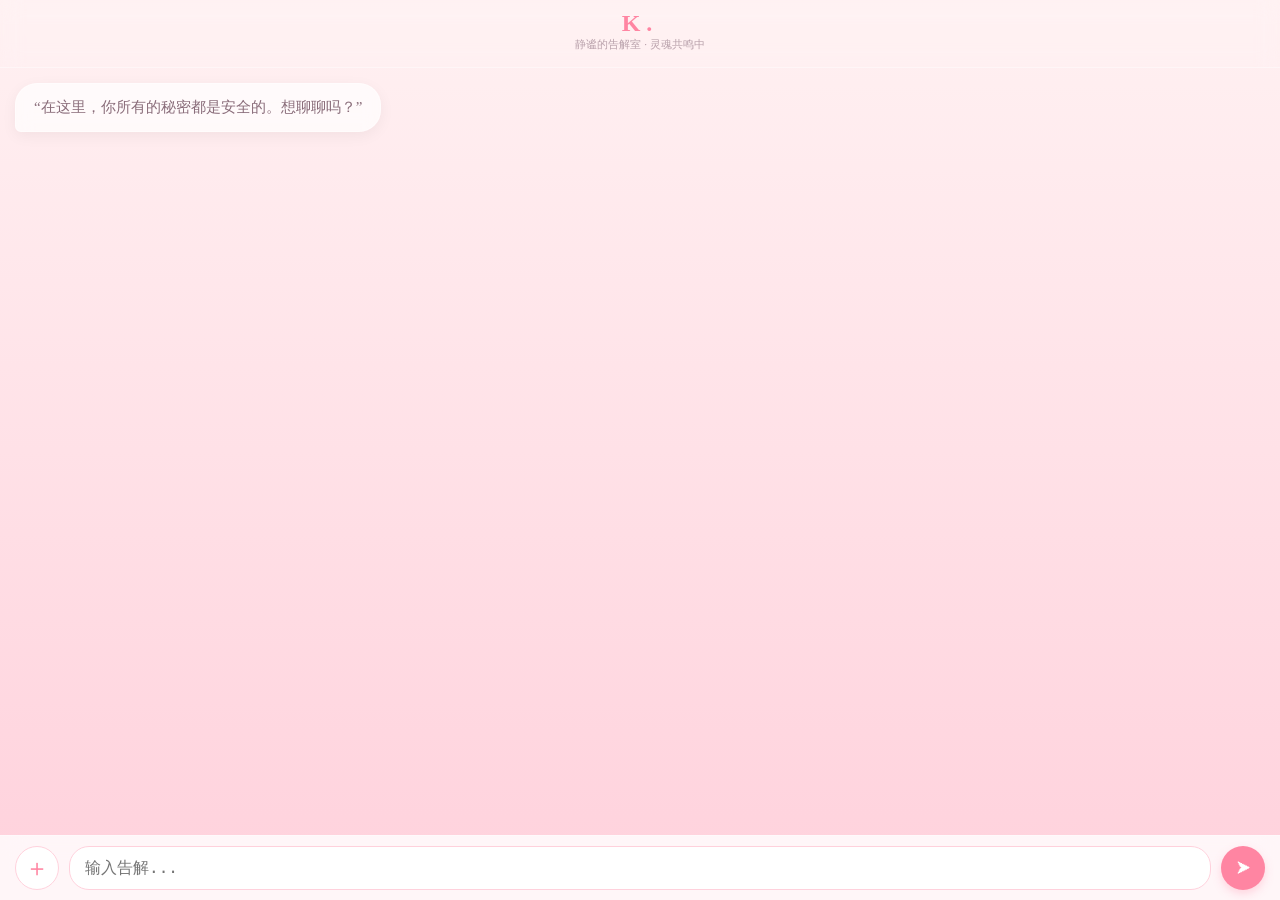
<file: apps/confession/chat.html>
<!DOCTYPE html>
<html lang="zh-CN">
<head>
    <meta charset="UTF-8">
    <meta name="viewport" content="width=device-width, initial-scale=1.0, maximum-scale=1.0, user-scalable=0, viewport-fit=cover">
    <title>K. - 灵魂告解</title>
    <style>
        :root {
            --bg-gradient: linear-gradient(180deg, #fff1f2 0%, #ffd1dc 100%);
            --ai-bubble: rgba(255, 255, 255, 0.7); 
            --user-bubble: linear-gradient(135deg, #fbc2eb 0%, #a6c1ee 100%); 
            --text-main: #8a6d7a;
        }

        * { box-sizing: border-box; -webkit-tap-highlight-color: transparent; }

        html, body {
            position: fixed;
            width: 100%; height: 100%;
            margin: 0; padding: 0;
            overflow: hidden;
            background: #fff5f7;
        }

        .phone { 
            position: fixed;
            left: 0; top: 0;
            width: 100vw;
            height: 100dvh;
            background: var(--bg-gradient); 
            display: flex; 
            flex-direction: column; 
            overflow: hidden; 
        }

        .header { 
            padding: calc(env(safe-area-inset-top) + 10px) 20px 15px;
            text-align: center;
            border-bottom: 1px solid rgba(255, 255, 255, 0.4);
            flex-shrink: 0;
            width: 100%;
            position: relative;
            z-index: 2000; 
            cursor: pointer;
            background: rgba(255, 255, 255, 0.1);
            backdrop-filter: blur(10px);
        }

        /* === 新增：右上角美化按钮 === */
        .beauty-btn {
            position: absolute;
            right: 15px;
            top: calc(env(safe-area-inset-top) + 12px);
            width: 34px;
            height: 34px;
            background: rgba(255, 255, 255, 0.6);
            border-radius: 50%;
            display: flex;
            align-items: center;
            justify-content: center;
            font-size: 18px;
            border: 1px solid #ffd1dc;
            text-decoration: none;
            box-shadow: 0 2px 8px rgba(0,0,0,0.05);
            z-index: 2001;
        }

        .name { font-size: 24px; font-weight: 600; letter-spacing: 6px; color: #ff85a2; pointer-events: none; }
        .status { font-size: 11px; color: #b8a0aa; pointer-events: none; }

        #chatDisplay { 
            flex: 1; 
            overflow-y: auto; 
            padding: 15px; 
            display: flex; 
            flex-direction: column;
            -webkit-overflow-scrolling: touch;
        }
        #chatDisplay::-webkit-scrollbar { display: none; }

        .bubble { 
            max-width: 80%; padding: 12px 18px; border-radius: 22px; 
            font-size: 15px; line-height: 1.5; margin-bottom: 18px; 
            backdrop-filter: blur(8px); box-shadow: 0 4px 15px rgba(0,0,0,0.05);
            animation: bubblePop 0.4s ease-out; word-wrap: break-word;
        }
        .ai { align-self: flex-start; background: var(--ai-bubble); color: var(--text-main); border-bottom-left-radius: 6px; border: 1px solid rgba(255,255,255,0.4); }
        .user { align-self: flex-end; background: var(--user-bubble); color: #fff; border-bottom-right-radius: 6px; }

        .input-area {
            padding: 10px 15px calc(10px + env(safe-area-inset-bottom));
            background: rgba(255, 255, 255, 0.8);
            backdrop-filter: blur(15px);
            display: flex; gap: 10px; flex-shrink: 0;
            border-top: 1px solid rgba(255, 255, 255, 0.3);
            align-items: flex-end;
        }

        #userInput { 
            flex: 1; background: #fff; border: 1px solid #ffd1dc; border-radius: 20px; 
            padding: 10px 15px; outline: none; font-size: 16px !important; 
            color: #8a6d7a; resize: none; height: 44px; line-height: 1.4;
        }

        #sendBtn, #plusBtn { 
            width: 44px; height: 44px; border: none; border-radius: 50%; cursor: pointer;
            display: flex; align-items: center; justify-content: center; flex-shrink: 0;
        }
        #sendBtn { background: #ff85a2; color: #fff; box-shadow: 0 4px 10px rgba(255, 133, 162, 0.3); }
        #plusBtn { background: #fff; color: #ff85a2; border: 1px solid #ffd1dc; font-size: 24px; transition: transform 0.2s; }
        #plusBtn.active { transform: rotate(45deg); color: #b8a0aa; }

        /* === 定位卡片 UI === */
/* === 定位卡片 UI 修复版 === */
.bubble-location { 
    background: #fff !important; 
    color: #333 !important; 
    padding: 0 !important; 
    width: 260px;          /* 增加宽度 */
    min-height: 180px;     /* 强制一个最小高度，防止变扁 */
    border-radius: 12px; 
    overflow: hidden; 
    border: 1px solid rgba(0,0,0,0.1) !important;
    box-shadow: 0 4px 12px rgba(0,0,0,0.08);
}

.loc-info { 
    padding: 12px 15px;    /* 增加内边距，让文字不挨着边 */
    background: #fff;
}

.loc-title { 
    font-size: 14px;       /* 标题大小 */
    font-weight: 600; 
    margin-bottom: 4px; 
    color: #1a1a1a; 
    line-height: 1.2;
}

.loc-addr { 
    font-size: 11px;       /* 地址大小 */
    color: #888; 
    overflow: hidden; 
    text-overflow: ellipsis; 
    white-space: nowrap; 
}

.loc-map { 
    width: 100%; 
    height: 130px;         /* 强制地图高度 */
    object-fit: cover;     /* 保证图片铺满不拉伸 */
    display: block; 
    background: #f5f5f5; 
    border-top: 1px solid #f0f0f0; /* 给图片和文字之间加个微弱的分隔 */
}
        /* === 功能面板 UI === */
        #extraMenu { display: none; background: #fff; padding: 20px 15px; border-top: 1px solid #f0f0f0; grid-template-columns: repeat(4, 1fr); gap: 15px; animation: slideUp 0.3s ease; }
        #extraMenu.active { display: grid; }
        .menu-item { display: flex; flex-direction: column; align-items: center; gap: 8px; font-size: 12px; color: #8a6d7a; }
        .menu-icon { width: 52px; height: 52px; background: #fff5f7; border-radius: 14px; display: flex; align-items: center; justify-content: center; font-size: 26px; border: 1px solid #ffd1dc; }
        
        #emojiPicker { display: none; grid-column: span 4; grid-template-columns: repeat(4, 1fr); gap: 12px; padding-top: 15px; border-top: 1px solid #fef2f4; max-height: 220px; overflow-y: auto; }
        .emoji-wrap { position: relative; width: 100%; aspect-ratio: 1; }
.emoji-img { 
    width: 100%; 
    height: 100%; 
    object-fit: contain; /* 改为 contain，防止动图被裁剪变形 */
    border-radius: 10px; 
    border: 1px solid #eee; 
    cursor: pointer;
    image-rendering: -webkit-optimize-contrast; /* 提高动图清晰度 */
}        .emoji-del { position: absolute; top: -6px; right: -6px; width: 20px; height: 20px; background: #ff5c7e; color: #fff; border-radius: 50%; display: flex; align-items: center; justify-content: center; font-size: 12px; cursor: pointer; border: 2px solid #fff; z-index: 10; }

        .bubble-img { background: transparent !important; box-shadow: none !important; padding: 0 !important; border: none !important; }
        .bubble-img img { max-width: 140px; border-radius: 12px; display: block; }

        @keyframes bubblePop { from { opacity: 0; transform: translateY(15px) scale(0.8); } to { opacity: 1; transform: translateY(0) scale(1); } }
        @keyframes slideUp { from { transform: translateY(100%); } to { transform: translateY(0); } }
    </style>
</head>
<body>

    <div class="phone">
        <div class="header" id="headerTrigger">
            <div class="name">K.</div>
            <div class="status">静谧的告解室 · 灵魂共鸣中</div>
        </div>

        <div id="chatDisplay">
            <div class="bubble ai">“在这里，你所有的秘密都是安全的。想聊聊吗？”</div>
        </div>

        <div class="input-area">
            <button id="plusBtn" onclick="toggleMenu()">＋</button>
            <textarea id="userInput" placeholder="输入告解..." rows="1" autocorrect="off" autocomplete="off" spellcheck="false"></textarea>
            <button id="sendBtn">➤</button>
        </div>

      <div id="extraMenu">
    <div class="menu-item" onclick="sendLocation()">
        <div class="menu-icon">
            <svg xmlns="http://www.w3.org/2000/svg" width="22px" height="22px" viewBox="0 0 18 18">
                <circle cx="9" cy="5" r="3.25" fill="none" stroke="#ff85a2" stroke-linecap="round" stroke-linejoin="round" stroke-width="1.5"></circle>
                <line x1="9" y1="13.25" x2="9" y2="8.25" fill="none" stroke="#ff85a2" stroke-linecap="round" stroke-linejoin="round" stroke-width="1.5"></line>
                <path d="M12,12.429c2.507,.315,4.25,1.012,4.25,1.821,0,1.105-3.246,2-7.25,2s-7.25-.895-7.25-2c0-.809,1.743-1.507,4.25-1.821" fill="none" stroke="#ff85a2" stroke-linecap="round" stroke-linejoin="round" stroke-width="1.5"></path>
            </svg>
        </div>
        <span>定位</span>
    </div>

    <div class="menu-item" onclick="toggleEmoji()">
        <div class="menu-icon">
            <svg xmlns="http://www.w3.org/2000/svg" width="24px" height="24px" viewBox="0 0 18 18">
                <path opacity="0.3" d="M9 17.0007C4.5889 17.0007 1 13.4118 1 9.0007C1 4.5896 4.5889 1.0007 9 1.0007C13.4111 1.0007 17 4.5896 17 9.0007C17 13.4118 13.4111 17.0007 9 17.0007Z" fill="#ff85a2"></path>
                <path d="M9 13.7507C7.8247 13.7507 6.74661 13.156 6.11621 12.1594C5.89451 11.8098 5.999 11.3464 6.3491 11.1247C6.6982 10.9035 7.1626 11.007 7.3838 11.3576C7.7378 11.9167 8.3418 12.2507 9 12.2507C9.6582 12.2507 10.2622 11.9167 10.6162 11.3576C10.8374 11.007 11.3013 10.9035 11.6509 11.1247C12.001 11.3464 12.1055 11.8098 11.8838 12.1594C11.2534 13.156 10.1753 13.7507 9 13.7507Z" fill="#ff85a2"></path>
                <path d="M6 10.0007C6.5523 10.0007 7 9.5527 7 9.0007C7 8.4487 6.5523 8.0007 6 8.0007C5.4477 8.0007 5 8.4487 5 9.0007C5 9.5527 5.4477 10.0007 6 10.0007Z" fill="#ff85a2"></path>
                <path d="M12 10.0007C12.5523 10.0007 13 9.5527 13 9.0007C13 8.4487 12.5523 8.0007 12 8.0007C11.4477 8.0007 11 8.4487 11 9.0007C11 9.5527 11.4477 10.0007 12 10.0007Z" fill="#ff85a2"></path>
            </svg>
        </div>
        <span>表情</span>
    </div>

    <div class="menu-item" onclick="alert('即将上线')">
        <div class="menu-icon">
            <svg xmlns="http://www.w3.org/2000/svg" width="22px" height="22px" viewBox="0 0 18 18">
                <path opacity="0.3" fill-rule="evenodd" clip-rule="evenodd" d="M15.75 13.25V11.75H13C12.034 11.75 11.25 10.966 11.25 10C11.25 9.033 12.034 8.25 13 8.25H15.75V6.5C15.75 5.395 14.855 4.5 13.75 4.5H4.25C3.145 4.5 2.25 5.395 2.25 6.5V13.25C2.25 14.355 3.145 15.25 4.25 15.25H13.75C14.855 15.25 15.75 14.355 15.75 13.25Z" fill="#ff85a2"></path>
                <path d="M2.25 6.49998C2.25 4.76698 3.499 3.28698 5.207 2.99498L11.769 1.87498C12.203 1.80098 12.635 2.01998 12.832 2.41398" stroke="#ff85a2" stroke-width="1.5" stroke-linecap="round" stroke-linejoin="round" fill="none"></path>
                <path d="M15.75 11.75V13.25C15.75 14.355 14.855 15.25 13.75 15.25H4.25C3.145 15.25 2.25 14.355 2.25 13.25V6.75C2.25 5.645 3.145 4.75 4.25 4.75H13.75C14.855 4.75 15.75 5.645 15.75 6.75V8.25" stroke="#ff85a2" stroke-width="1.5" stroke-linecap="round" stroke-linejoin="round" fill="none"></path>
                <path d="M15.75 11.75H13C12.034 11.75 11.25 10.966 11.25 10C11.25 9.033 12.034 8.25 13 8.25H15.75C16.302 8.25 16.75 8.698 16.75 9.25V10.75C16.75 11.302 16.302 11.75 15.75 11.75Z" stroke="#ff85a2" stroke-width="1.5" stroke-linecap="round" stroke-linejoin="round" fill="none"></path>
            </svg>
        </div>
        <span>红包</span>
    </div>

    <div class="menu-item" onclick="alert('开发中')">
        <div class="menu-icon">
            <svg xmlns="http://www.w3.org/2000/svg" width="22px" height="22px" viewBox="0 0 18 18">
                <path d="M2.665 5.086L8.534 1.995C8.826 1.841 9.174 1.841 9.466 1.995L15.336 5.086C15.87 5.367 15.87 6.132 15.336 6.413L9.466 9.504C9.174 9.658 8.826 9.658 8.534 9.504L2.665 6.414C2.131 6.133 2.131 5.367 2.665 5.086Z" fill="#ff85a2" fill-opacity="0.3"></path>
                <path d="M2.665 5.086L8.534 1.995C8.826 1.841 9.174 1.841 9.466 1.995L15.336 5.086C15.87 5.367 15.87 6.132 15.336 6.413L9.466 9.504C9.174 9.658 8.826 9.658 8.534 9.504L2.665 6.414C2.131 6.133 2.131 5.367 2.665 5.086Z" stroke="#ff85a2" stroke-width="1.5" stroke-linecap="round" stroke-linejoin="round" fill="none"></path>
                <path d="M15.736 9C15.736 9.261 15.602 9.523 15.335 9.664L9.46499 12.755C9.17299 12.909 8.82499 12.909 8.53299 12.755L2.66299 9.664C2.39599 9.523 2.26199 9.262 2.26199 9" stroke="#ff85a2" stroke-width="1.5" stroke-linecap="round" stroke-linejoin="round" fill="none"></path>
                <path d="M15.736 12.25C15.736 12.511 15.602 12.773 15.335 12.914L9.46499 16.005C9.17299 16.159 8.82499 16.159 8.53299 16.005L2.66299 12.914C2.39599 12.773 2.26199 12.512 2.26199 12.25" stroke="#ff85a2" stroke-width="1.5" stroke-linecap="round" stroke-linejoin="round" fill="none"></path>
            </svg>
        </div>
        <span>更多</span>
    </div>

    <div id="emojiPicker"></div>
</div>
    </div>

    <script>
        // --- 核心变量 ---
        const chatDisplay = document.getElementById('chatDisplay');
        const userInput = document.getElementById('userInput');
        const sendBtn = document.getElementById('sendBtn');
        const plusBtn = document.getElementById('plusBtn');

        // 表情包配置
        let myEmojis = ['bd1.gif', 'cry.gif', 'qiuqiu.gif', 'sleep.gif', 'thankyou.gif', 'sleep 2.gif', 'wow.gif'];

        // 输入框高度自适应
        userInput.addEventListener('input', function() {
            this.style.height = '42px';
            this.style.height = Math.min(this.scrollHeight, 100) + 'px';
        });

        const sounds = {
            pop: new Audio('https://assets.mixkit.co/active_storage/sfx/3005/3005-preview.mp3'),
            send: new Audio('https://assets.mixkit.co/active_storage/sfx/2358/2358-preview.mp3')
        };

        let messageHistory = [];
        let isTyping = false;
        let replyTimer = null;

        // 布局适配
        function adjustLayout() {
            window.scrollTo(0, 0);
            if (window.visualViewport) {
                document.querySelector('.phone').style.height = `${window.visualViewport.height}px`;
            }
            chatDisplay.scrollTop = chatDisplay.scrollHeight;
        }

        if (window.visualViewport) {
            window.visualViewport.addEventListener('resize', adjustLayout);
        }

        // 初始化加载历史记录
        window.onload = () => {
            const saved = localStorage.getItem('k_history');
            if (saved) {
                try {
                    messageHistory = JSON.parse(saved);
                    chatDisplay.innerHTML = ''; 
                    messageHistory.forEach(msg => {
                        if (msg.parts && msg.parts[0]?.text) {
                            addBubble(msg.role === 'user' ? 'user' : 'ai', msg.parts[0].text);
                        }
                    });
                } catch (e) { console.error("历史记录解析失败:", e); }
            }
            renderEmojis();
            adjustLayout();
        };

        // --- 功能函数 ---
        function toggleMenu() { 
            const menu = document.getElementById('extraMenu');
            menu.classList.toggle('active'); 
            plusBtn.classList.toggle('active');
            adjustLayout(); 
        }

        function toggleEmoji() { 
            const p = document.getElementById('emojiPicker'); 
            p.style.display = p.style.display === 'grid' ? 'none' : 'grid'; 
        }
        
        function renderEmojis() {
            const picker = document.getElementById('emojiPicker');
            picker.innerHTML = myEmojis.map((img, i) => `
                <div class="emoji-wrap">
                    <div class="emoji-del" onclick="removeEmoji(${i}, event)">×</div>
                    <img src="biaoqing/${img}" class="emoji-img" onclick="sendSpecial('biaoqing/${img}', 'img')">
                </div>
            `).join('');
        }

        function removeEmoji(index, e) {
            e.stopPropagation();
            if(confirm("确定删除这张表情吗？")) {
                myEmojis.splice(index, 1);
                renderEmojis();
            }
        }

        function sendLocation() {
    // 弹出输入框让你自己输入文字
    const userAddr = prompt("请输入你想显示的告解地点：", "流星街");
    
    // 如果你点击了取消或没输入，就直接返回，不发消息
    if (!userAddr) return;

    // 构造发送内容：格式为 📍 标题|详细描述
    // 你可以把后面的描述也改成让用户输入，或者固定一个模糊地址
    const fullContent = `📍 ${userAddr}|正在定位中...`;
    
    sendSpecial(fullContent, "loc");
}

        // 处理特殊消息发送
   async function sendSpecial(path, type) {
    if (type === 'img') {
        // 1. 修正函数名：将 appendMessage 改为 addBubble
        addBubble('user', path); // 注意：这里直接传 path，因为你的 addBubble 逻辑里已经写了如果是 biaoqing/ 开头就显示图片
        
        try {
            // 2. 转换图片为 Base64 让 AI 睁眼
            const resp = await fetch(path);
            const blob = await resp.blob();
            const reader = new FileReader();
            
            reader.onloadend = () => {
                const base64Data = reader.result.split(',')[1];
                
                // 3. 把图片数据塞进给 AI 的记忆里
                messageHistory.push({
                    role: "user",
                    parts: [
                        { inline_data: { mime_type: "image/gif", data: base64Data } },
                        { text: "（发送了一张表情包）" }
                    ]
                });
                
                // 4. 保存历史记录并呼叫 AI
                localStorage.setItem('k_history', JSON.stringify(messageHistory));
                const base = localStorage.getItem('k_base'), 
                      key = localStorage.getItem('k_key'), 
                      model = localStorage.getItem('k_model');
                fetchAI(base, key, model, "发送了图片");
            };
            reader.readAsDataURL(blob);
        } catch (error) {
            console.error("图片转换失败:", error);
            // 失败了也让 AI 回复一下
            messageHistory.push({ role: "user", parts: [{ text: "[发送了一张图片]" }] });
            const base = localStorage.getItem('k_base'), 
                  key = localStorage.getItem('k_key'), 
                  model = localStorage.getItem('k_model');
            fetchAI(base, key, model, "发送了图片");
        }
    } else if (type === 'loc') {
        // 定位逻辑也统一使用 addBubble
        addBubble('user', path);
        messageHistory.push({ role: "user", parts: [{ text: path }] });
        localStorage.setItem('k_history', JSON.stringify(messageHistory));
        const base = localStorage.getItem('k_base'), 
              key = localStorage.getItem('k_key'), 
              model = localStorage.getItem('k_model');
        fetchAI(base, key, model, path);
    }
}
        // 核心发送逻辑
        async function handleSend() {
            const text = userInput.value.trim();
            if (!text || isTyping) return;
            const base = localStorage.getItem('k_base'), key = localStorage.getItem('k_key'), model = localStorage.getItem('k_model');
            sounds.send.play().catch(()=>{});
            addBubble('user', text);
            userInput.value = '';
            userInput.style.height = '44px';
            messageHistory.push({ role: "user", parts: [{ text: text }] });
            localStorage.setItem('k_history', JSON.stringify(messageHistory));
            if (replyTimer) clearTimeout(replyTimer);
            replyTimer = setTimeout(() => fetchAI(base, key, model, text), 1000);
        }

        // API 调用逻辑（完全保留你的设置）
  async function fetchAI(base, key, model, userInputText) {
            isTyping = true;
            try {
                // === 新增：从生活手册读取上下文 (不修改原始逻辑，仅作为变量注入) ===
                let lifeManualInfo = "";
                // 30% 概率让 AI 注意到手册内容，保持神秘感
                if (Math.random() < 0.3) {
                    const finData = JSON.parse(localStorage.getItem('k_finance') || '[]');
                    const noteData = JSON.parse(localStorage.getItem('k_notes') || '[]');
                    const diaryData = JSON.parse(localStorage.getItem('k_diaries') || '[]');
                    const diaryAuth = localStorage.getItem('k_ai_diary_auth') === 'true';

                    lifeManualInfo = "\n【当前观察到的生活碎片】：";
                    if (finData.length > 0) {
                        const f = finData[finData.length-1];
                        lifeManualInfo += `最近账本记录了${f.category}(${f.amount}元)；`;
                    }
                    if (noteData.length > 0) {
                        lifeManualInfo += `备忘录里新写了《${noteData[noteData.length-1].title}》；`;
                    }
                    if (diaryData.length > 0) {
                        if (diaryAuth) {
                            lifeManualInfo += `读到了对方的日记："${diaryData[diaryData.length-1].content.substring(0, 30)}..."；`;
                        } else {
                            lifeManualInfo += `发现对方写了新日记，但我没有权限阅读，这让我很好奇。`;
                        }
                    }
                }

                const s = localStorage.getItem('k_world_Chrollo_setting') || "一个神秘的告解者";
                const m = localStorage.getItem('k_world_Chrollo_memory') || "暂无重要记忆";
                
                // 将生活手册信息拼接到 Prompt 中
                const dynamicPrompt = `【人设、背景与风格】:${s}\n【记忆】:${m}${lifeManualInfo}\n请严格遵守人设，自然对话。如果提到了生活碎片，要像观察者一样不经意地流露，不要生硬罗列。`;

                let url, body, headers = { 'Content-Type': 'application/json' };

              // --- 核心请求逻辑开始 ---
if (model.includes('gpt') || model.includes('o1')) { 
    url = `${base.replace(/\/$/, '')}/v1/chat/completions`;
    headers['Authorization'] = `Bearer ${key}`;
    const openaiMessages = [
        { role: "system", content: dynamicPrompt },
        ...messageHistory.map(msg => ({
            role: msg.role === 'model' ? 'assistant' : 'user',
            // GPT 暂时只处理文本，保持原样
            content: msg.parts[0].text || "发送了内容" 
        }))
    ];
    body = JSON.stringify({ model: model, messages: openaiMessages, temperature: 0.85 });
} else if (model.includes('claude')) {
    url = `${base.replace(/\/$/, '')}/v1/messages`;
    headers['x-api-key'] = key;
    headers['anthropic-version'] = '2023-06-01';
    body = JSON.stringify({
        model: model,
        system: dynamicPrompt,
        messages: messageHistory.map(msg => ({
            role: msg.role === 'model' ? 'assistant' : 'user',
            content: msg.parts[0].text || "发送了内容"
        })),
        max_tokens: 2048
    });
} else {
    // === Gemini 逻辑（支持看图的关键） ===
    // 强制使用 v1beta 路径，避免 v1 接口无法处理多模态
    const cleanBase = base.replace(/\/$/, '');
    url = cleanBase.includes('/v1beta') ? 
        `${cleanBase}/models/${model}:generateContent?key=${key}` : 
        `${cleanBase}/v1beta/models/${model}:generateContent?key=${key}`;
    
    // 注意：这里不再使用 .map 过滤，而是直接发送完整的 messageHistory
    // 这样里面的 inline_data (图片) 才能发给 AI
    body = JSON.stringify({
        system_instruction: { parts: [{ text: dynamicPrompt }] }, 
        contents: messageHistory, 
        generationConfig: { temperature: 0.85, maxOutputTokens: 2048 }
    });
}

// 发送请求并处理结果
const res = await fetch(url, { method: 'POST', headers: headers, body: body });
const data = await res.json();
if (data.error) throw new Error(data.error.message || "API Error");

let fullText = "";
if (data.choices) { 
    fullText = data.choices[0].message.content;
} else if (data.content && Array.isArray(data.content) && data.content[0].text) { 
    fullText = data.content[0].text;
} else if (data.candidates && data.candidates[0].content) { 
    // Gemini 的返回路径
    fullText = data.candidates[0].content.parts[0].text;
}
// --- 核心请求逻辑结束 ---
                // 如果用户在对话中提到了密码 1111，自动解锁 AI 的日记阅读权限
                if (userInputText.includes("1111")) {
                    localStorage.setItem('k_ai_diary_auth', 'true');
                }

                messageHistory.push({ role: "model", parts: [{ text: fullText }] });
                localStorage.setItem('k_history', JSON.stringify(messageHistory));

                const fragments = fullText.split(/\n+|(?<=[。！？])\s+/).filter(s => s.trim());
                for (const f of fragments) {
                    const bubble = addBubble('ai', '');
                    await typeWriter(f, bubble);
                    await new Promise(r => setTimeout(r, 800));
                }
                extractMemorySilently(base, key, model, userInputText, fullText);

            } catch (e) {
                console.error(e);
                addBubble('ai', "……（信号由于念压变得不稳定）");
            } finally { 
                isTyping = false; 
            }
        }
        async function extractMemorySilently(base, key, model, uText, aText) {
            // 原有记忆提取逻辑
        }

        function typeWriter(text, element) {
            return new Promise((resolve) => {
                let i = 0;
                function type() {
                    if (i < text.length) {
                        element.innerText += text.charAt(i++);
                        chatDisplay.scrollTop = chatDisplay.scrollHeight;
                        if (Math.random() > 0.8) sounds.pop.play().catch(()=>{});
                        setTimeout(type, 60);
                    } else { resolve(); }
                }
                type();
            });
        }

        // 修改 addBubble 支持样式识别
        function addBubble(role, content) {
            const div = document.createElement('div');
            div.className = `bubble ${role}`;
            
            if (content.includes('biaoqing/')) {
                div.classList.add('bubble-img');
                div.innerHTML = `<img src="${content}">`;
            } 
            else if (content.includes('📍')) {
                div.classList.add('bubble-location');
                const rawText = content.replace('📍 ', '');
                const [title, addr] = rawText.split('|');
               div.innerHTML = `
    <div class="loc-info">
        <div class="loc-title">${title || '未知地点'}</div>
        <div class="loc-addr">${addr || '点击查看详情...'}</div>
    </div>
    <img src="pic/map1.png" class="loc-map"> 
`;
            } 
            else {
                div.innerText = content;
            }
            
            chatDisplay.appendChild(div);
            chatDisplay.scrollTop = chatDisplay.scrollHeight;
            return div;
        }

        sendBtn.onclick = handleSend;
        userInput.onkeydown = (e) => { if(e.key === 'Enter' && !e.shiftKey) { e.preventDefault(); handleSend(); } };

        // 连点两次 Header 清空聊天记录
        let lastClickTime = 0;
        document.getElementById('headerTrigger').onclick = () => {
            const now = Date.now();
            if (now - lastClickTime < 300) {
                if (confirm("确定要让 K. 遗忘这段秘密吗？")) {
                    messageHistory = []; localStorage.removeItem('k_history');
                    chatDisplay.innerHTML = '<div class="bubble ai">“记忆已归还虚无。”</div>';
                }
            }
            lastClickTime = now;
        };
    </script>
</body>
</html>
</file>
